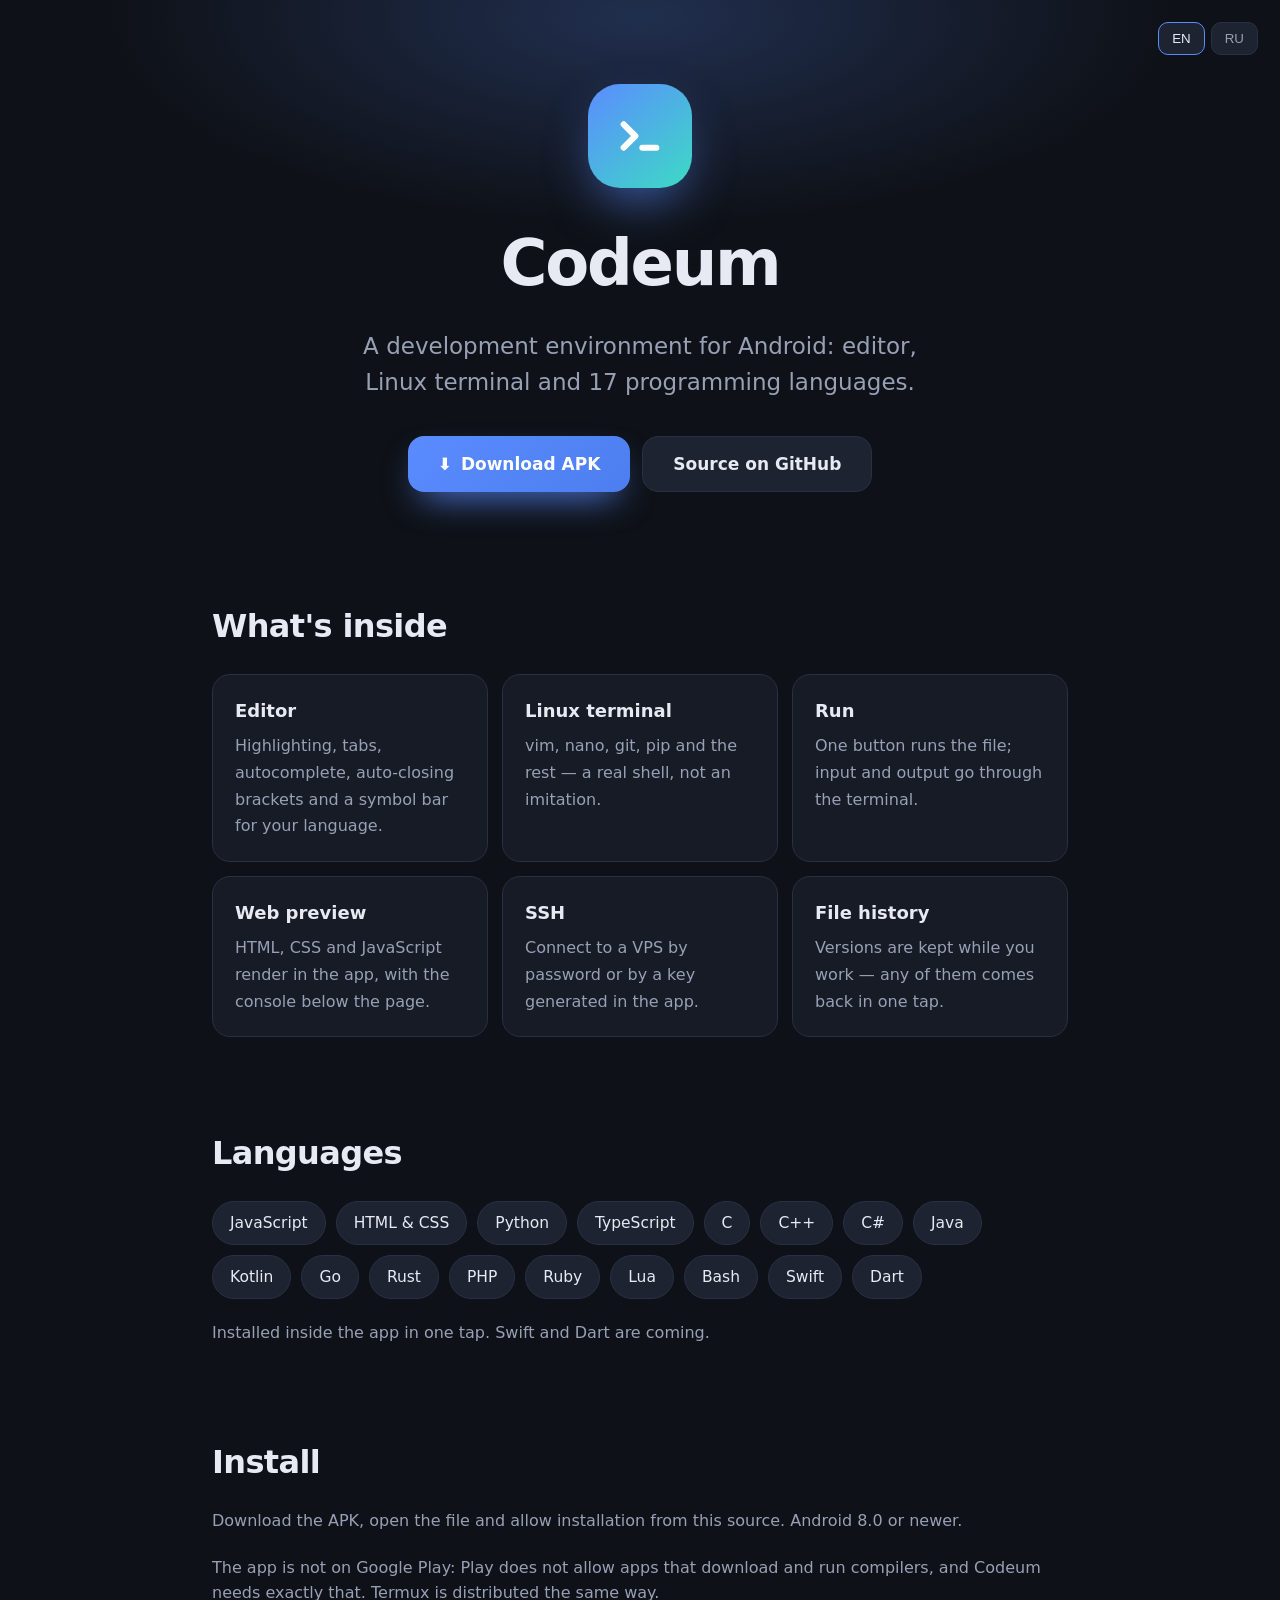
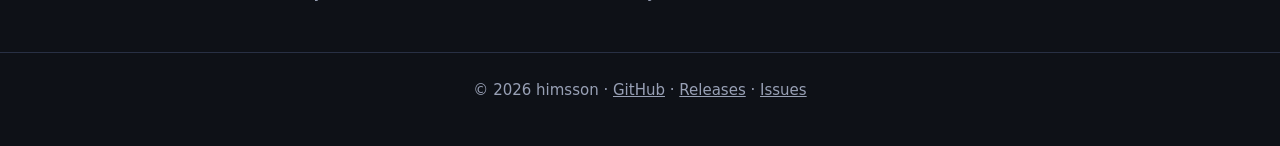
<file: docs/index.html>
<!DOCTYPE html>
<html lang="en">
<head>
<meta charset="UTF-8">
<meta name="viewport" content="width=device-width,initial-scale=1">
<title>Codeum — a development environment for Android</title>
<meta name="description" content="Editor, Linux terminal and 17 programming languages in one Android app.">
<meta property="og:title" content="Codeum — a development environment for Android">
<meta property="og:description" content="Editor, Linux terminal and 17 programming languages in one Android app.">
<meta property="og:type" content="website">
<meta property="og:url" content="https://himsson.github.io/Codeum/">
<meta property="og:image" content="https://himsson.github.io/Codeum/social-preview.png">
<meta name="twitter:card" content="summary_large_image">
<link rel="icon" href="logo.svg" type="image/svg+xml">
<style>
:root{--bg:#0e1117;--panel:#161b25;--card:#1d2330;--line:#283044;
  --text:#e7eaf3;--muted:#98a0b5;--accent:#5b8cff;--accent2:#3ddbc4}
*{box-sizing:border-box;margin:0;padding:0}
body{background:var(--bg);color:var(--text);font:17px/1.55 -apple-system,BlinkMacSystemFont,"Segoe UI",Inter,system-ui,sans-serif;
  -webkit-font-smoothing:antialiased;overflow-x:hidden}
a{color:var(--accent)}
.wrap{max-width:900px;margin:0 auto;padding:0 22px}

.hero{position:relative;text-align:center;padding:84px 0 64px;overflow:hidden}
.hero:before{content:"";position:absolute;inset:-40% 0 auto;height:600px;pointer-events:none;
  background:radial-gradient(60% 50% at 50% 40%,rgba(91,140,255,.24),transparent 70%)}
.logo{position:relative;width:104px;height:104px;margin:0 auto 26px;border-radius:32px;display:grid;place-items:center;
  background:linear-gradient(140deg,var(--accent),var(--accent2));box-shadow:0 22px 55px -18px rgba(91,140,255,.85)}
.logo svg{width:56px;height:56px}
h1{position:relative;font-size:clamp(40px,8vw,64px);font-weight:800;letter-spacing:-.035em}
.tag{position:relative;max-width:620px;margin:16px auto 0;font-size:clamp(18px,3.6vw,23px);color:var(--muted)}
.btns{position:relative;display:flex;flex-wrap:wrap;gap:12px;justify-content:center;margin-top:36px}
.btn{display:inline-flex;align-items:center;gap:9px;height:56px;padding:0 30px;border-radius:16px;
  font-weight:700;font-size:17px;text-decoration:none;transition:transform .15s}
.btn:active{transform:scale(.97)}
.btn.pri{color:#fff;background:linear-gradient(140deg,var(--accent),#4d7ef0);box-shadow:0 16px 36px -14px var(--accent)}
.btn.sec{color:var(--text);background:var(--card);border:1px solid var(--line)}

section{padding:46px 0}
h2{font-size:clamp(25px,4.6vw,32px);font-weight:700;letter-spacing:-.02em;margin-bottom:22px}
.grid{display:grid;gap:14px;grid-template-columns:repeat(auto-fit,minmax(250px,1fr))}
.card{background:var(--panel);border:1px solid var(--line);border-radius:18px;padding:22px}
.card b{display:block;font-size:18px;margin-bottom:7px}
.card span{color:var(--muted);font-size:16px}
.langs{display:flex;flex-wrap:wrap;gap:10px}
.lang{background:var(--card);border:1px solid var(--line);border-radius:999px;padding:9px 17px;font-size:15.5px}
.note{margin-top:22px;color:var(--muted);font-size:16px}
footer{border-top:1px solid var(--line);padding:26px 0 44px;color:var(--muted);font-size:15px;text-align:center}
footer a{color:var(--muted)}
.switch{position:absolute;top:22px;right:22px;display:flex;gap:6px;z-index:2}
.switch button{background:var(--card);border:1px solid var(--line);color:var(--muted);border-radius:10px;
  padding:8px 13px;font:600 14px inherit;cursor:pointer}
.switch button.on{color:var(--text);border-color:var(--accent)}
</style>
</head>
<body>

<div class="switch">
  <button id="btn-en" class="on" onclick="setLang('en')">EN</button>
  <button id="btn-ru" onclick="setLang('ru')">RU</button>
</div>

<div class="hero">
  <div class="wrap">
    <div class="logo"><svg viewBox="0 0 24 24" fill="none" stroke="#fff" stroke-width="2.6" stroke-linecap="round" stroke-linejoin="round"><path d="M5 7l5 5-5 5"/><path d="M13 17h6"/></svg></div>
    <h1>Codeum</h1>
    <p class="tag" data-en="A development environment for Android: editor, Linux terminal and 17 programming languages."
       data-ru="Среда разработки для Android: редактор, терминал Linux и 17 языков программирования."></p>
    <div class="btns">
      <a class="btn pri" href="https://github.com/himsson/Codeum/releases/latest"><span>⬇️</span><span data-en="Download APK" data-ru="Скачать APK"></span></a>
      <a class="btn sec" href="https://github.com/himsson/Codeum"><span data-en="Source on GitHub" data-ru="Исходники на GitHub"></span></a>
    </div>
  </div>
</div>

<section>
  <div class="wrap">
    <h2 data-en="What's inside" data-ru="Что внутри"></h2>
    <div class="grid">
      <div class="card">
        <b data-en="Editor" data-ru="Редактор"></b>
        <span data-en="Highlighting, tabs, autocomplete, auto-closing brackets and a symbol bar for your language."
              data-ru="Подсветка, вкладки, автодополнение, парные скобки и панель символов под твой язык."></span></div>
      <div class="card">
        <b data-en="Linux terminal" data-ru="Терминал Linux"></b>
        <span data-en="vim, nano, git, pip and the rest — a real shell, not an imitation."
              data-ru="vim, nano, git, pip и всё остальное — настоящая оболочка, а не имитация."></span></div>
      <div class="card">
        <b data-en="Run" data-ru="Запуск"></b>
        <span data-en="One button runs the file; input and output go through the terminal."
              data-ru="Одна кнопка запускает файл, ввод и вывод идут через терминал."></span></div>
      <div class="card">
        <b data-en="Web preview" data-ru="Превью сайта"></b>
        <span data-en="HTML, CSS and JavaScript render in the app, with the console below the page."
              data-ru="HTML, CSS и JavaScript отрисовываются в приложении, под страницей — консоль."></span></div>
      <div class="card">
        <b data-en="SSH" data-ru="SSH"></b>
        <span data-en="Connect to a VPS by password or by a key generated in the app."
              data-ru="Подключение к VPS по паролю или по ключу, созданному в приложении."></span></div>
      <div class="card">
        <b data-en="File history" data-ru="История файла"></b>
        <span data-en="Versions are kept while you work — any of them comes back in one tap."
              data-ru="Версии сохраняются по ходу работы — любая возвращается одним нажатием."></span></div>
    </div>
  </div>
</section>

<section>
  <div class="wrap">
    <h2 data-en="Languages" data-ru="Языки"></h2>
    <div class="langs">
      <span class="lang">JavaScript</span><span class="lang">HTML &amp; CSS</span><span class="lang">Python</span>
      <span class="lang">TypeScript</span><span class="lang">C</span><span class="lang">C++</span>
      <span class="lang">C#</span><span class="lang">Java</span><span class="lang">Kotlin</span>
      <span class="lang">Go</span><span class="lang">Rust</span><span class="lang">PHP</span>
      <span class="lang">Ruby</span><span class="lang">Lua</span><span class="lang">Bash</span>
      <span class="lang">Swift</span><span class="lang">Dart</span>
    </div>
    <p class="note" data-en="Installed inside the app in one tap. Swift and Dart are coming."
       data-ru="Ставятся в приложении одной кнопкой. Swift и Dart — скоро."></p>
  </div>
</section>

<section>
  <div class="wrap">
    <h2 data-en="Install" data-ru="Установка"></h2>
    <p class="note" style="margin-top:0"
       data-en="Download the APK, open the file and allow installation from this source. Android 8.0 or newer."
       data-ru="Скачай APK, открой файл и разреши установку из этого источника. Android 8.0 или новее."></p>
    <p class="note"
       data-en="The app is not on Google Play: Play does not allow apps that download and run compilers, and Codeum needs exactly that. Termux is distributed the same way."
       data-ru="Приложения нет в Google Play: там запрещены приложения, которые скачивают и запускают компиляторы, а Codeum именно это и делает. Termux распространяется так же."></p>
  </div>
</section>

<footer>
  <div class="wrap">
    <p>© 2026 himsson · <a href="https://github.com/himsson/Codeum">GitHub</a> ·
      <a href="https://github.com/himsson/Codeum/releases">Releases</a> ·
      <a href="https://github.com/himsson/Codeum/issues">Issues</a></p>
  </div>
</footer>

<script>
function setLang(l){
  document.documentElement.lang = l;
  document.querySelectorAll('[data-en]').forEach(function(e){ e.textContent = e.getAttribute('data-' + l); });
  document.getElementById('btn-en').className = l === 'en' ? 'on' : '';
  document.getElementById('btn-ru').className = l === 'ru' ? 'on' : '';
  try { localStorage.setItem('codeum-site-lang', l); } catch (e) {}
}
var saved;
try { saved = localStorage.getItem('codeum-site-lang'); } catch (e) {}
setLang(saved || ((navigator.language || 'en').slice(0, 2) === 'ru' ? 'ru' : 'en'));
</script>
</body>
</html>
</file>
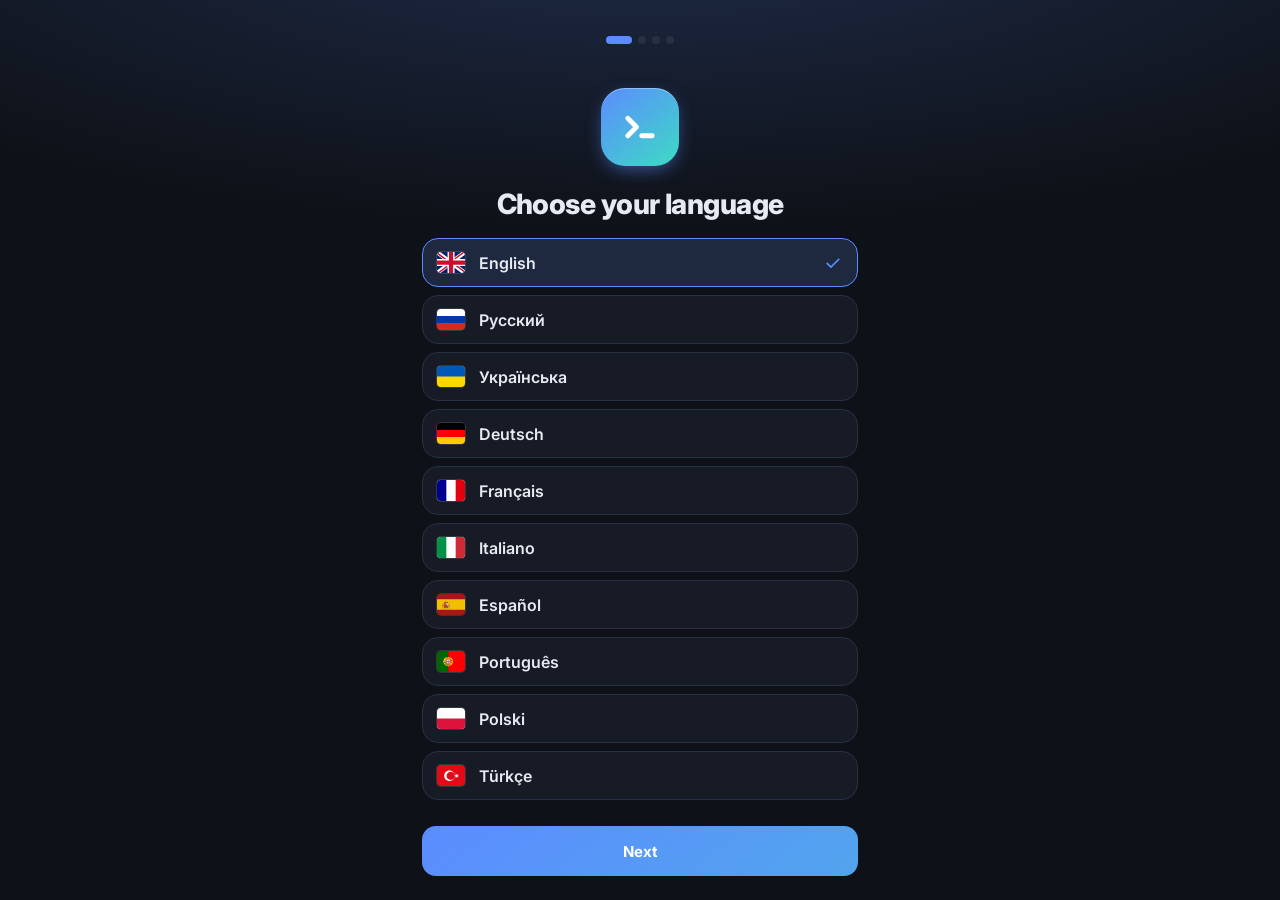
<file: app/src/main/assets/www/index.html>
<!DOCTYPE html>
<html lang="en">
<head>
<meta charset="UTF-8">
<meta name="viewport" content="width=device-width,initial-scale=1,maximum-scale=1,user-scalable=no,viewport-fit=cover,interactive-widget=resizes-content">
<meta name="theme-color" content="#0e1117">
<meta name="apple-mobile-web-app-capable" content="yes">
<title>Codeum</title>
<link rel="preconnect" href="https://fonts.googleapis.com">
<link href="https://fonts.googleapis.com/css2?family=Inter:wght@400;500;600;700;800&family=JetBrains+Mono:wght@400;500;700&display=swap" rel="stylesheet">
<link rel="stylesheet" href="vendor/xterm.css">
<link rel="stylesheet" href="app.css">
</head>
<body>
<div class="app" id="app">
  <header>
    <button class="icon-btn back" id="backBtn" data-act="back" data-ta="nav.back" data-i="back" hidden></button>
    <div class="logo" id="hLogo"><svg viewBox="0 0 24 24" fill="none" stroke="#fff" stroke-width="2.8" stroke-linecap="round" stroke-linejoin="round"><path d="M5 7l5 5-5 5"/><path d="M13 17h6"/></svg></div>
    <div class="htitle"><div class="trow"><b id="hTitle">Codeum</b>
      <span class="updbox" id="updBox" hidden><button class="upd" data-act="update" id="updBtn"></button><button class="upd-more" data-act="upd-notes" id="updMore" data-ta="upd.whatsNew"></button></span></div>
      <small id="hSub"></small></div>
    <button class="run" id="runBtn" data-act="run" hidden></button>
    <button class="icon-btn" data-act="settings" data-ta="settings.title" data-i="gear"></button>
  </header>
  <div class="upd-panel" id="updPanel" hidden></div>
  <main id="main">
    <section class="view on" id="v-home"></section>
    <section class="view" id="v-projects"></section>
    <section class="view" id="v-editor">
      <div class="ed-bar">
        <button class="icon-btn" data-act="drawer" data-ta="ed.files" data-i="sidebar"></button>
        <div class="tabs" id="tabs"></div>
        <button class="icon-btn ai" data-act="ai" data-ta="ai.title" data-i="spark"></button>
        <button class="icon-btn" data-act="undo" data-ta="ed.undo" data-i="undo"></button>
        <button class="icon-btn" data-act="find" data-ta="ed.find" data-i="search"></button>
      </div>
      <div class="findbar" id="findbar" hidden>
        <div class="fline"><input id="fq" data-tp="ed.findPh" autocapitalize="off"><button class="icon-btn" data-act="find-next" data-i="down"></button><button class="icon-btn" data-act="find" data-i="x"></button></div>
        <div class="fline"><input id="frp" data-tp="ed.replacePh" autocapitalize="off"><button class="btn sec" data-act="rep-one" data-t="ed.replace"></button><button class="btn sec" data-act="rep-all" data-t="ed.replaceAll"></button></div>
      </div>
      <div class="editor" id="editor"><div class="gutter"><div id="gl">1</div></div>
        <div class="code"><pre id="hl"></pre><textarea id="ta" wrap="off" spellcheck="false" autocapitalize="off" autocomplete="off" autocorrect="off"></textarea></div>
        <div class="ed-empty" id="edEmpty" hidden></div>
      </div>
      <div class="status"><span id="stSave"></span><span id="stLang"></span><span id="stPos">Ln 1, Col 1</span><span id="stTab"></span><span>UTF-8</span></div>
      <div class="acbar" id="acBar"></div>
      <div class="keys" id="keys"></div>
      <div class="drawer-bg" data-act="drawer"></div>
      <div class="drawer" id="drawer"></div>
    </section>
    <section class="view" id="v-term">
      <div class="term-wrap">
        <div class="term-head" id="termHead"></div>
        <div class="xterm-box" id="xterm" hidden></div>
        <div class="term" id="term"></div>
        <div class="term-in" id="termIn"><span id="tprompt">$</span><input id="tin" autocapitalize="off" autocorrect="off" autocomplete="off" spellcheck="false" enterkeyhint="send"></div>
      </div>
      <div class="keys" id="tkeys"></div>
    </section>
    <section class="view" id="v-store"></section>
  </main>
  <nav id="nav"></nav>
</div>
<div class="webv" id="webv" hidden>
  <div class="webv-bar"><span class="dot"></span><b id="webvT"></b>
    <button class="icon-btn" data-act="web-reload" data-ta="web.reload" data-i="refresh"></button>
    <button class="icon-btn" data-act="web-close" data-ta="common.close" data-i="x"></button></div>
  <iframe id="webvF" sandbox="allow-scripts allow-forms allow-modals allow-popups"></iframe>
  <div class="webv-log" id="webvLog" hidden></div>
</div>
<div class="splash" id="splash">
  <div class="logo sp-logo"><svg viewBox="0 0 24 24" fill="none" stroke="#fff" stroke-width="2.8" stroke-linecap="round" stroke-linejoin="round"><path d="M5 7l5 5-5 5"/><path d="M13 17h6"/></svg></div>
  <div class="sp-name">Codeum</div>
  <div class="sp-bar"><i id="spFill"></i></div>
</div>
<div class="coach" id="coach" hidden></div>
<div class="sheet" id="sheet"><div class="sheet-bg" data-act="close-sheet"></div><div class="sheet-card" id="sheetCard"><div class="grab"></div><div id="sheetBody"></div></div></div>
<div class="onb" id="onb" hidden></div>
<div class="toast" id="toast"></div>
<input type="file" id="fileIn" multiple hidden>
<input type="file" id="dirIn" webkitdirectory multiple hidden>

<script src="vendor/xterm.js"></script>
<script src="vendor/addon-fit.js"></script>
<script src="i18n/en.js"></script>
<script src="i18n/ru.js"></script>
<script src="i18n/uk.js"></script>
<script src="i18n/de.js"></script>
<script src="i18n/fr.js"></script>
<script src="i18n/it.js"></script>
<script src="i18n/es.js"></script>
<script src="i18n/pt.js"></script>
<script src="i18n/pl.js"></script>
<script src="i18n/tr.js"></script>
<script src="app.js"></script>
</body>
</html>
</file>
<file: app/src/main/assets/www/vendor/xterm.css>
/**
 * Copyright (c) 2014 The xterm.js authors. All rights reserved.
 * Copyright (c) 2012-2013, Christopher Jeffrey (MIT License)
 * https://github.com/chjj/term.js
 * @license MIT
 *
 * Permission is hereby granted, free of charge, to any person obtaining a copy
 * of this software and associated documentation files (the "Software"), to deal
 * in the Software without restriction, including without limitation the rights
 * to use, copy, modify, merge, publish, distribute, sublicense, and/or sell
 * copies of the Software, and to permit persons to whom the Software is
 * furnished to do so, subject to the following conditions:
 *
 * The above copyright notice and this permission notice shall be included in
 * all copies or substantial portions of the Software.
 *
 * THE SOFTWARE IS PROVIDED "AS IS", WITHOUT WARRANTY OF ANY KIND, EXPRESS OR
 * IMPLIED, INCLUDING BUT NOT LIMITED TO THE WARRANTIES OF MERCHANTABILITY,
 * FITNESS FOR A PARTICULAR PURPOSE AND NONINFRINGEMENT. IN NO EVENT SHALL THE
 * AUTHORS OR COPYRIGHT HOLDERS BE LIABLE FOR ANY CLAIM, DAMAGES OR OTHER
 * LIABILITY, WHETHER IN AN ACTION OF CONTRACT, TORT OR OTHERWISE, ARISING FROM,
 * OUT OF OR IN CONNECTION WITH THE SOFTWARE OR THE USE OR OTHER DEALINGS IN
 * THE SOFTWARE.
 *
 * Originally forked from (with the author's permission):
 *   Fabrice Bellard's javascript vt100 for jslinux:
 *   http://bellard.org/jslinux/
 *   Copyright (c) 2011 Fabrice Bellard
 *   The original design remains. The terminal itself
 *   has been extended to include xterm CSI codes, among
 *   other features.
 */

/**
 *  Default styles for xterm.js
 */

.xterm {
    cursor: text;
    position: relative;
    user-select: none;
    -ms-user-select: none;
    -webkit-user-select: none;
}

.xterm.focus,
.xterm:focus {
    outline: none;
}

.xterm .xterm-helpers {
    position: absolute;
    top: 0;
    /**
     * The z-index of the helpers must be higher than the canvases in order for
     * IMEs to appear on top.
     */
    z-index: 5;
}

.xterm .xterm-helper-textarea {
    padding: 0;
    border: 0;
    margin: 0;
    /* Move textarea out of the screen to the far left, so that the cursor is not visible */
    position: absolute;
    opacity: 0;
    left: -9999em;
    top: 0;
    width: 0;
    height: 0;
    z-index: -5;
    /** Prevent wrapping so the IME appears against the textarea at the correct position */
    white-space: nowrap;
    overflow: hidden;
    resize: none;
}

.xterm .composition-view {
    /* TODO: Composition position got messed up somewhere */
    background: #000;
    color: #FFF;
    display: none;
    position: absolute;
    white-space: nowrap;
    z-index: 1;
}

.xterm .composition-view.active {
    display: block;
}

.xterm .xterm-viewport {
    /* On OS X this is required in order for the scroll bar to appear fully opaque */
    background-color: #000;
    overflow-y: scroll;
    cursor: default;
    position: absolute;
    right: 0;
    left: 0;
    top: 0;
    bottom: 0;
}

.xterm .xterm-screen {
    position: relative;
}

.xterm .xterm-screen canvas {
    position: absolute;
    left: 0;
    top: 0;
}

.xterm .xterm-scroll-area {
    visibility: hidden;
}

.xterm-char-measure-element {
    display: inline-block;
    visibility: hidden;
    position: absolute;
    top: 0;
    left: -9999em;
    line-height: normal;
}

.xterm.enable-mouse-events {
    /* When mouse events are enabled (eg. tmux), revert to the standard pointer cursor */
    cursor: default;
}

.xterm.xterm-cursor-pointer,
.xterm .xterm-cursor-pointer {
    cursor: pointer;
}

.xterm.column-select.focus {
    /* Column selection mode */
    cursor: crosshair;
}

.xterm .xterm-accessibility:not(.debug),
.xterm .xterm-message {
    position: absolute;
    left: 0;
    top: 0;
    bottom: 0;
    right: 0;
    z-index: 10;
    color: transparent;
    pointer-events: none;
}

.xterm .xterm-accessibility-tree:not(.debug) *::selection {
  color: transparent;
}

.xterm .xterm-accessibility-tree {
  user-select: text;
  white-space: pre;
}

.xterm .live-region {
    position: absolute;
    left: -9999px;
    width: 1px;
    height: 1px;
    overflow: hidden;
}

.xterm-dim {
    /* Dim should not apply to background, so the opacity of the foreground color is applied
     * explicitly in the generated class and reset to 1 here */
    opacity: 1 !important;
}

.xterm-underline-1 { text-decoration: underline; }
.xterm-underline-2 { text-decoration: double underline; }
.xterm-underline-3 { text-decoration: wavy underline; }
.xterm-underline-4 { text-decoration: dotted underline; }
.xterm-underline-5 { text-decoration: dashed underline; }

.xterm-overline {
    text-decoration: overline;
}

.xterm-overline.xterm-underline-1 { text-decoration: overline underline; }
.xterm-overline.xterm-underline-2 { text-decoration: overline double underline; }
.xterm-overline.xterm-underline-3 { text-decoration: overline wavy underline; }
.xterm-overline.xterm-underline-4 { text-decoration: overline dotted underline; }
.xterm-overline.xterm-underline-5 { text-decoration: overline dashed underline; }

.xterm-strikethrough {
    text-decoration: line-through;
}

.xterm-screen .xterm-decoration-container .xterm-decoration {
	z-index: 6;
	position: absolute;
}

.xterm-screen .xterm-decoration-container .xterm-decoration.xterm-decoration-top-layer {
	z-index: 7;
}

.xterm-decoration-overview-ruler {
    z-index: 8;
    position: absolute;
    top: 0;
    right: 0;
    pointer-events: none;
}

.xterm-decoration-top {
    z-index: 2;
    position: relative;
}
</file>
<file: app/src/main/assets/www/app.css>
:root{--bg:#0e1117;--panel:#161b25;--card:#1d2330;--line:#283044;--text:#e7eaf3;--muted:#8b93a8;--accent:#5b8cff;--accent2:#3ddbc4;--kw:#c792ea;--str:#b5e08d;--num:#ff9e64;--com:#5c6680;--fn:#7aa2f7;--ty:#ffcb6b;--term:#080a0f;--onacc:#fff;--fs:13px;--vh:100%}
*{box-sizing:border-box;margin:0;padding:0;-webkit-tap-highlight-color:transparent}
[hidden]{display:none!important}
/* тонкие, почти незаметные полосы прокрутки */
::-webkit-scrollbar{width:4px;height:4px;background:transparent}
::-webkit-scrollbar-track,::-webkit-scrollbar-corner{background:transparent}
::-webkit-scrollbar-button{display:none;width:0;height:0}
::-webkit-scrollbar-thumb{background:color-mix(in srgb,var(--muted) 22%,transparent);border-radius:9px}
::-webkit-scrollbar-thumb:hover,::-webkit-scrollbar-thumb:active{background:color-mix(in srgb,var(--muted) 45%,transparent)}
@supports not selector(::-webkit-scrollbar){*{scrollbar-width:thin;scrollbar-color:color-mix(in srgb,var(--muted) 22%,transparent) transparent}}
/* превью рабочего стола телефона */
.homescreen{position:relative;border-radius:28px;padding:34px 14px 16px;overflow:hidden;border:1px solid var(--line);
  background:radial-gradient(90% 60% at 20% 0%,color-mix(in srgb,var(--accent) 45%,transparent),transparent 70%),radial-gradient(80% 60% at 100% 100%,color-mix(in srgb,var(--accent2) 35%,transparent),transparent 70%),#0a0c12}
.hs-status{position:absolute;top:10px;left:18px;right:18px;display:flex;justify-content:space-between;font:600 11px Inter;color:#fff;opacity:.85}
.hs-clock{text-align:center;color:#fff;font-size:40px;font-weight:300;letter-spacing:-.02em;margin:6px 0 2px}
.hs-date{text-align:center;color:rgba(255,255,255,.75);font-size:12px;margin-bottom:16px}
.hs-row{display:grid;grid-template-columns:repeat(4,1fr);gap:10px;margin-top:14px}
.hs-app{display:flex;flex-direction:column;align-items:center;gap:5px;font-size:10px;color:rgba(255,255,255,.85)}
.hs-app i{width:46px;height:46px;border-radius:14px;background:rgba(255,255,255,.14);display:block}
.hs-app .logo{width:46px;height:46px;border-radius:14px}
.hs-app .logo svg{width:24px;height:24px}
.homescreen .widget{box-shadow:0 20px 40px -18px rgba(0,0,0,.7)}
.hs-pair{display:flex;gap:10px;align-items:stretch}
.hs-pair .wsmall{width:auto;flex:1}
pre,code,textarea,.tab,.term,.w-code,.code pre,.code textarea{font-variant-ligatures:none!important;font-feature-settings:"liga" 0,"calt" 0!important}
html,body{height:100%;background:var(--bg);color:var(--text);font-family:Inter,system-ui,sans-serif;overflow:hidden;-webkit-font-smoothing:antialiased}
button{font:inherit;color:inherit;cursor:pointer;border:0;background:none}
button:disabled{opacity:.45;cursor:default}
input,textarea,select{font:inherit;color:inherit}
a{color:var(--accent)}
.i{width:20px;height:20px;flex:0 0 auto}
.app{height:var(--vh);display:flex;flex-direction:column;max-width:480px;margin:0 auto;position:relative;overflow:hidden;
  background:radial-gradient(120% 50% at 50% -12%,color-mix(in srgb,var(--accent) 16%,transparent),transparent 62%),var(--bg)}
@media(min-width:560px){.app{border-left:1px solid var(--line);border-right:1px solid var(--line)}}

/* header */
header{display:flex;align-items:center;gap:10px;padding:12px 16px 10px;padding-top:max(12px,env(safe-area-inset-top))}
.logo{width:36px;height:36px;border-radius:11px;background:linear-gradient(140deg,var(--accent),var(--accent2));display:grid;place-items:center;flex:0 0 auto;
  box-shadow:0 6px 18px -4px color-mix(in srgb,var(--accent) 60%,transparent),inset 0 1px 0 rgba(255,255,255,.35)}
.logo svg{width:20px;height:20px}
.logo.xs{width:22px;height:22px;border-radius:7px;box-shadow:none}.logo.xs svg{width:13px;height:13px}
.htitle{flex:1;min-width:0}
.htitle b{display:block;font-size:17px;font-weight:700;letter-spacing:-.01em;white-space:nowrap;overflow:hidden;text-overflow:ellipsis}
.htitle small{display:block;font-size:11.5px;color:var(--muted);white-space:nowrap;overflow:hidden;text-overflow:ellipsis}
.htitle small:empty{display:none}
.icon-btn{width:38px;height:38px;border-radius:12px;display:grid;place-items:center;background:var(--card);border:1px solid var(--line);color:var(--text);flex:0 0 auto}
.icon-btn:active{transform:scale(.94)}
.run{height:38px;border-radius:12px;padding:0 14px 0 12px;display:flex;align-items:center;gap:6px;font-weight:700;font-size:14px;color:var(--onacc);
  background:linear-gradient(140deg,var(--accent),color-mix(in srgb,var(--accent) 70%,var(--accent2)));box-shadow:0 6px 16px -6px var(--accent)}
.run .i{width:16px;height:16px}
.run:active{transform:scale(.96)}

main{flex:1;position:relative;overflow:hidden}
.view{position:absolute;inset:0;display:none;flex-direction:column;overflow-y:auto;overflow-x:hidden;animation:fade .22s ease}
.view.on{display:flex}
@keyframes fade{from{opacity:0;transform:translateY(6px)}to{opacity:1;transform:none}}
.pad{padding:4px 16px 24px}
.muted{color:var(--muted)}
.grow{flex:1;min-width:0}

/* home */
.hello{margin:6px 0 16px}.hello .muted{font-size:13px}.hello h2{font-size:26px;font-weight:800;letter-spacing:-.02em;margin-top:2px}
.hero{position:relative;border-radius:22px;padding:16px;overflow:hidden;cursor:pointer;margin-top:4px;
  background:linear-gradient(135deg,color-mix(in srgb,var(--accent) 26%,var(--panel)),color-mix(in srgb,var(--accent2) 16%,var(--panel)));border:1px solid color-mix(in srgb,var(--accent) 35%,var(--line))}
.hero:after{content:"";position:absolute;right:-40px;top:-40px;width:150px;height:150px;border-radius:50%;background:radial-gradient(color-mix(in srgb,var(--accent2) 35%,transparent),transparent 70%)}
.hero-top{display:flex;align-items:center;gap:14px;position:relative;z-index:1}
.hero-k{font-size:11px;text-transform:uppercase;letter-spacing:.1em;color:var(--muted);font-weight:600}
.hero-t{font-size:19px;font-weight:700;margin:2px 0}
.hero-s{font-size:12.5px;color:var(--muted);font-family:'JetBrains Mono'}
.hero-go{width:44px;height:44px;border-radius:50%;background:var(--accent);color:var(--onacc);display:grid;place-items:center;box-shadow:0 8px 20px -6px var(--accent)}
.quick{display:grid;grid-template-columns:repeat(4,1fr);gap:10px;margin:16px 0 4px}
.qa{display:flex;flex-direction:column;align-items:center;gap:7px;font-size:11.5px;font-weight:500;color:var(--muted)}
.qa span{width:100%;aspect-ratio:1;max-width:64px;border-radius:18px;display:grid;place-items:center;background:var(--panel);border:1px solid var(--line);color:var(--c)}
.qa span .i{width:24px;height:24px}
.qa:active span{transform:scale(.94)}
.sect-row{display:flex;align-items:center;justify-content:space-between;margin:22px 0 10px}
.sect{font-size:12px;text-transform:uppercase;letter-spacing:.09em;color:var(--muted);font-weight:600}
.link{color:var(--accent);font-size:13px;font-weight:600}
.hscroll{display:flex;gap:10px;overflow-x:auto;margin:0 -16px;padding:0 16px 4px;scrollbar-width:none}
.hscroll::-webkit-scrollbar,.tabs::-webkit-scrollbar,.keys::-webkit-scrollbar,.chips::-webkit-scrollbar{display:none}
.pcard{flex:0 0 150px;background:var(--panel);border:1px solid var(--line);border-radius:18px;padding:14px;text-align:left}
.pcard .nm{font-weight:600;font-size:14px;margin-top:12px;white-space:nowrap;overflow:hidden;text-overflow:ellipsis}
.pcard .sub{font-size:11.5px;color:var(--muted);margin-top:3px;white-space:nowrap;overflow:hidden;text-overflow:ellipsis}
.chips{display:flex;gap:8px;overflow-x:auto;scrollbar-width:none;flex-wrap:nowrap}
.chips.wrap{flex-wrap:wrap}
.chip{display:flex;align-items:center;gap:8px;padding:6px 12px 6px 6px;border-radius:999px;background:var(--panel);border:1px solid var(--line);font-size:13px;font-weight:500;white-space:nowrap}
.chip.add{padding:6px 12px;color:var(--accent);border-style:dashed}
.fchip{padding:7px 14px;border-radius:999px;background:var(--panel);border:1px solid var(--line);font-size:13px;font-weight:500;white-space:nowrap;color:var(--muted)}
.fchip.mono{font-family:'JetBrains Mono';font-size:12.5px}
.fchip.on{background:var(--accent);border-color:var(--accent);color:var(--onacc)}

.tile{width:38px;height:38px;border-radius:11px;display:grid;place-items:center;flex:0 0 auto;font:700 12px 'JetBrains Mono';letter-spacing:-.03em;
  background:linear-gradient(145deg,var(--c),color-mix(in srgb,var(--c) 62%,#000));color:var(--fg);box-shadow:inset 0 1px 0 rgba(255,255,255,.25)}
.tile .i{width:18px;height:18px}
.tile.sm{width:24px;height:24px;border-radius:7px;font-size:9px}.tile.sm .i{width:13px;height:13px}
.tile.lg{width:50px;height:50px;border-radius:15px;font-size:15px}

.item{display:flex;align-items:center;gap:12px;background:var(--panel);border:1px solid var(--line);border-radius:16px;padding:12px;margin-bottom:8px;width:100%;text-align:left}
.item .nm{font-weight:600;font-size:15px;white-space:nowrap;overflow:hidden;text-overflow:ellipsis}
.item .sub{font-size:12px;color:var(--muted);margin-top:2px;white-space:nowrap;overflow:hidden;text-overflow:ellipsis}
.item .ghost{width:34px;height:34px;border-radius:10px;display:grid;place-items:center;color:var(--muted);flex:0 0 auto}
.item .ghost .i{width:18px;height:18px}
.empty{padding:22px;text-align:center;border:1.5px dashed var(--line);border-radius:16px;color:var(--muted);font-size:13.5px;line-height:1.45}
.search{display:flex;align-items:center;gap:10px;background:var(--panel);border:1px solid var(--line);border-radius:14px;padding:0 12px;height:44px;margin-bottom:12px}
.search input{flex:1;background:none;border:0;outline:0;font-size:15px;min-width:0}
.search .i{color:var(--muted);width:18px}
.fab{position:absolute;right:18px;bottom:18px;width:56px;height:56px;border-radius:18px;display:grid;place-items:center;color:var(--onacc);
  background:linear-gradient(140deg,var(--accent),var(--accent2));box-shadow:0 12px 26px -8px var(--accent);z-index:3}
.fab .i{width:26px;height:26px}
.actions3{display:grid;grid-template-columns:repeat(3,1fr);gap:8px;margin-bottom:14px}
.act{display:flex;flex-direction:column;align-items:center;gap:6px;padding:12px 6px;border-radius:14px;background:var(--panel);border:1px solid var(--line);font-size:12px;font-weight:600}
.act .i{color:var(--accent)}

/* widget */
.widget{position:relative;overflow:hidden;border-radius:24px;padding:14px 15px 15px;border:1px solid color-mix(in srgb,var(--accent) 30%,var(--line));
  background:linear-gradient(160deg,color-mix(in srgb,var(--accent) 20%,var(--panel)),var(--panel) 58%,color-mix(in srgb,var(--accent2) 10%,var(--panel)));box-shadow:0 18px 40px -22px var(--accent)}
.widget:before{content:"";position:absolute;right:-50px;bottom:-60px;width:170px;height:170px;border-radius:50%;background:radial-gradient(color-mix(in srgb,var(--accent2) 22%,transparent),transparent 70%)}
.w-top{display:flex;align-items:center;gap:8px;position:relative}
.w-k{font-size:10.5px;font-weight:700;letter-spacing:.12em;text-transform:uppercase;color:var(--muted);flex:1}
.w-lang{display:flex;align-items:center;gap:6px;font:600 11px 'JetBrains Mono';color:var(--muted)}
.w-t{font-size:16px;font-weight:700;margin:10px 0 8px;position:relative}
.w-code{position:relative;background:color-mix(in srgb,var(--term) 70%,transparent);border:1px solid color-mix(in srgb,var(--line) 70%,transparent);border-radius:12px;padding:10px 12px;font:11.5px/1.55 'JetBrains Mono';white-space:pre;overflow:hidden;color:#d8dee9}
.w-x{position:relative;font-size:12.5px;line-height:1.45;color:var(--muted);margin-top:9px;display:-webkit-box;-webkit-line-clamp:3;-webkit-box-orient:vertical;overflow:hidden}
.w-foot{display:flex;justify-content:space-between;margin-top:8px;font:500 10.5px 'JetBrains Mono';color:var(--muted);position:relative}
.wsmall{width:160px;aspect-ratio:1;display:flex;flex-direction:column;padding:13px}
.wsmall .w-t{font-size:14px;margin:auto 0 4px}
.wprev{display:flex;gap:12px;align-items:flex-end}
.wlabel{font-size:11px;color:var(--muted);text-align:center;margin-top:6px}

/* store */
.banner{border-radius:20px;padding:16px 18px;margin-bottom:14px;background:linear-gradient(120deg,color-mix(in srgb,var(--accent2) 22%,var(--panel)),color-mix(in srgb,var(--accent) 22%,var(--panel)));border:1px solid var(--line);display:flex;gap:14px;align-items:center}
.banner b{font-size:24px;font-weight:800;letter-spacing:-.02em;flex:1}
.stack{display:flex}.stack .tile{width:32px;height:32px;border-radius:10px;font-size:9px;margin-left:-8px;border:2px solid var(--panel)}
.lang .desc{font-size:12px;color:var(--muted);margin-top:3px;white-space:normal;line-height:1.35}
.lang .meta{display:flex;gap:6px;margin-top:6px}
.tag{font:500 10.5px 'JetBrains Mono';padding:2px 7px;border-radius:6px;background:var(--card);color:var(--muted)}
.btn{height:34px;padding:0 13px;border-radius:10px;font-weight:600;font-size:13px;display:flex;align-items:center;gap:6px;white-space:nowrap;flex:0 0 auto}
.btn.pri{background:var(--accent);color:var(--onacc)}
.btn.sec{background:var(--card);border:1px solid var(--line)}
.btn.ok{background:color-mix(in srgb,var(--accent2) 18%,transparent);color:var(--accent2)}
.btn.apk{background:transparent;border:1px solid var(--line);color:var(--muted)}
.btn .i{width:15px;height:15px}
.spin{width:15px;height:15px;border-radius:50%;border:2px solid currentColor;border-right-color:transparent;animation:rot .7s linear infinite;flex:0 0 auto}
@keyframes rot{to{transform:rotate(360deg)}}

/* editor */
.ed-bar{display:flex;align-items:center;gap:6px;padding:0 12px 8px}
.tabs{flex:1;display:flex;gap:6px;overflow-x:auto;scrollbar-width:none}
.tab{display:flex;align-items:center;gap:6px;background:var(--panel);border:1px solid var(--line);border-radius:10px;padding:0 10px;height:34px;font:500 12px 'JetBrains Mono';white-space:nowrap;color:var(--muted)}
.tab i{width:7px;height:7px;border-radius:50%;background:var(--c)}
.tab.on{color:var(--text);border-color:color-mix(in srgb,var(--accent) 60%,var(--line));background:color-mix(in srgb,var(--accent) 12%,var(--panel));padding-right:4px}
.tab .tx{display:none;width:20px;height:20px;border-radius:6px;place-items:center;color:var(--muted)}
.tab.on .tx{display:grid}.tab .tx .i{width:13px;height:13px}
.ed-bar .icon-btn{width:34px;height:34px;border-radius:10px}
.ed-bar .icon-btn .i{width:17px;height:17px}
.ed-bar .ai{color:var(--accent);border-color:color-mix(in srgb,var(--accent) 45%,var(--line));background:color-mix(in srgb,var(--accent) 12%,var(--card))}
.findbar{display:flex;flex-direction:column;gap:6px;padding:0 12px 8px}
.findbar .fline{display:flex;gap:6px;align-items:center}
.findbar .btn{height:36px;padding:0 12px;font-size:13px}
.findbar input{flex:1;height:36px;border-radius:10px;border:1px solid var(--line);background:var(--panel);padding:0 12px;outline:0;font-family:'JetBrains Mono';font-size:13px}
.editor{flex:1;min-height:120px;display:flex;margin:0 12px;border-radius:16px;background:var(--panel);border:1px solid var(--line);overflow:hidden;position:relative}
.gutter{overflow:hidden;background:color-mix(in srgb,var(--card) 60%,var(--panel));border-right:1px solid var(--line);flex:0 0 auto}
.gutter div{padding:12px 8px 12px 10px;text-align:right;color:var(--com);font:var(--fs)/1.65 'JetBrains Mono';white-space:pre;user-select:none;min-width:36px}
.nolines .gutter{display:none}
.code{flex:1;position:relative;overflow:hidden}
.code pre,.code textarea{padding:12px 14px 40vh;font:var(--fs)/1.65 'JetBrains Mono';white-space:pre;tab-size:4;letter-spacing:0;word-spacing:0;font-variant-ligatures:none}
.code pre{position:absolute;top:0;left:0;min-width:100%;pointer-events:none;color:var(--text);will-change:transform}
.code textarea{position:absolute;inset:0;width:100%;height:100%;background:transparent;color:transparent;caret-color:var(--accent);border:0;outline:0;resize:none;overflow:auto;-webkit-text-fill-color:transparent}
.code textarea::selection{background:color-mix(in srgb,var(--accent) 35%,transparent);-webkit-text-fill-color:transparent}
.ed-empty{position:absolute;inset:0;display:grid;place-items:center;text-align:center;color:var(--muted);font-size:14px;padding:30px;background:var(--panel);z-index:2}
.kw{color:var(--kw)}.str{color:var(--str)}.num{color:var(--num)}.com{color:var(--com);font-style:italic}.fn{color:var(--fn)}.ty{color:var(--ty)}
.status{display:flex;gap:12px;align-items:center;padding:7px 16px;font:500 11px 'JetBrains Mono';color:var(--muted);white-space:nowrap;overflow:hidden}
.status .dot{width:7px;height:7px;border-radius:50%;background:var(--accent2);display:inline-block;margin-right:5px}
.keys{display:flex;gap:6px;touch-action:pan-x;padding:6px 10px 8px;overflow-x:auto;scrollbar-width:none;background:color-mix(in srgb,var(--panel) 70%,transparent);border-top:1px solid var(--line)}
.keys button{flex:0 0 auto;min-width:40px;height:40px;padding:0 10px;border-radius:10px;background:var(--card);border:1px solid var(--line);font:600 15px 'JetBrains Mono';color:var(--text);box-shadow:0 2px 0 var(--line)}
.keys button.acc{color:var(--accent)}
.keys button:active{transform:translateY(2px);box-shadow:none;background:var(--line)}
.nokeys #v-editor .keys{display:none}
.drawer-bg{position:absolute;inset:0;background:rgba(0,0,0,.45);opacity:0;pointer-events:none;transition:.2s;z-index:5}
.drawer{position:absolute;left:0;top:0;bottom:0;width:84%;max-width:340px;background:var(--panel);border-right:1px solid var(--line);z-index:6;transform:translateX(-102%);transition:transform .25s cubic-bezier(.2,.8,.2,1);display:flex;flex-direction:column;padding:16px 10px 16px 12px}
.drawer-on .drawer{transform:none}.drawer-on .drawer-bg{opacity:1;pointer-events:auto}
.drawer h3{font-size:17px;margin-bottom:2px}
.dtools{display:flex;gap:6px;margin:0 0 10px}
.dtools button{flex:1;height:36px;border-radius:10px;background:var(--card);border:1px solid var(--line);display:flex;align-items:center;justify-content:center;gap:6px;font-size:12px;font-weight:600}
.dtools .i{width:16px;height:16px;color:var(--accent)}
.ftree{flex:1;overflow-y:auto;margin:0 -4px}
.frow{display:flex;align-items:center;gap:8px;padding:8px;border-radius:10px;font:500 13px 'JetBrains Mono';width:100%;text-align:left}
.frow.on{background:color-mix(in srgb,var(--accent) 14%,transparent);color:var(--accent)}
.frow .grow{overflow:hidden;text-overflow:ellipsis;white-space:nowrap}
.frow .x{color:var(--muted);padding:3px;display:grid;place-items:center}
.frow .x .i{width:15px;height:15px}
.frow .car{width:14px;height:14px;color:var(--muted);transition:.15s}
.frow .car.open{transform:rotate(90deg)}
.frow .fold{color:#f5a524}
.gh-pill{display:flex;align-items:center;gap:8px;padding:10px;border-radius:12px;background:var(--card);font-size:12.5px;margin-top:8px}

/* terminal */
.term-wrap{flex:1;display:flex;flex-direction:column;margin:0 12px 10px;border-radius:16px;overflow:hidden;background:var(--term);border:1px solid var(--line);min-height:0}
.term-head{display:flex;align-items:center;gap:10px;padding:10px 12px;border-bottom:1px solid rgba(255,255,255,.06)}
.dots{display:flex;gap:6px}.dots i{width:10px;height:10px;border-radius:50%}
.term-head .t{flex:1;text-align:center;font:500 11.5px 'JetBrains Mono';color:#7f8aa3}
.term-head button{font:500 11.5px 'JetBrains Mono';color:#7f8aa3}
.term{flex:1;overflow:auto;padding:12px;font:12.5px/1.6 'JetBrains Mono';color:#d8dee9;white-space:pre-wrap;word-break:break-word}
.term>div{min-height:1.6em}
.term .p{color:var(--accent2)}.term .e{color:#ff6b81}.term .d{color:#7f8aa3}.term .w{color:#ffd166}.term .a{color:var(--accent)}
.term-in{display:flex;align-items:center;gap:8px;padding:10px 12px;border-top:1px solid rgba(255,255,255,.06);font:13px 'JetBrains Mono'}
.term-in span{color:var(--accent2);white-space:nowrap}
.term-in input{flex:1;background:none;border:0;outline:0;color:#e9edf5;font:13px 'JetBrains Mono';min-width:0}

/* nav */
nav{display:flex;padding:6px 8px;padding-bottom:max(8px,env(safe-area-inset-bottom));background:color-mix(in srgb,var(--panel) 88%,transparent);backdrop-filter:blur(16px);-webkit-backdrop-filter:blur(16px);border-top:1px solid var(--line)}
nav button{flex:1;display:flex;flex-direction:column;align-items:center;gap:3px;padding:4px 0;font-size:10.5px;font-weight:600;color:var(--muted)}
nav button span{width:52px;height:30px;border-radius:999px;display:grid;place-items:center;transition:.2s}
nav button.on{color:var(--text)}
nav button.on span{background:color-mix(in srgb,var(--accent) 20%,transparent);color:var(--accent)}
.kb nav{display:none}

/* sheet */
.sheet{position:fixed;inset:0;z-index:20;display:none}
.sheet.on{display:block}
.sheet-bg{position:absolute;inset:0;background:rgba(0,0,0,.5);animation:fadeIn .2s}
.sheet-card{position:absolute;left:0;right:0;bottom:0;max-width:480px;margin:0 auto;max-height:90%;overflow-y:auto;background:var(--panel);border:1px solid var(--line);border-bottom:0;border-radius:24px 24px 0 0;padding:8px 18px max(22px,env(safe-area-inset-bottom));animation:up .28s cubic-bezier(.2,.8,.2,1)}
@keyframes up{from{transform:translateY(100%)}}@keyframes fadeIn{from{opacity:0}}
.grab{width:40px;height:5px;border-radius:9px;background:var(--line);margin:4px auto 14px}
.sheet h3{font-size:20px;font-weight:700;margin-bottom:4px}
.sheet p.muted{font-size:13.5px;line-height:1.5}
.field{display:block;margin-top:14px}
.field>span{display:block;font-size:12px;color:var(--muted);font-weight:600;margin-bottom:6px}
.field input,.field textarea{width:100%;height:46px;border-radius:12px;border:1px solid var(--line);background:var(--card);padding:0 14px;outline:0;font-size:15px}
.field textarea{height:84px;padding:12px 14px;resize:none;line-height:1.4}
.field input:focus,.field textarea:focus{border-color:var(--accent)}
.preview-path{margin-top:12px;font:500 12.5px 'JetBrains Mono';color:var(--muted)}
.preview-path b{color:var(--text)}
.lgrid{display:grid;grid-template-columns:repeat(4,1fr);gap:8px}
.lpick{display:flex;flex-direction:column;align-items:center;gap:6px;padding:10px 4px;border-radius:14px;border:1.5px solid var(--line);background:var(--card);font-size:11px;font-weight:600;position:relative}
.lpick.on{border-color:var(--accent);background:color-mix(in srgb,var(--accent) 12%,var(--card))}
.hint{display:flex;gap:12px;align-items:center;padding:14px;border-radius:16px;margin:4px 0 6px;
  background:linear-gradient(120deg,color-mix(in srgb,#f5a524 16%,var(--card)),var(--card));border:1px solid color-mix(in srgb,#f5a524 35%,var(--line))}
.hint .ico{width:40px;height:40px;border-radius:12px;display:grid;place-items:center;background:color-mix(in srgb,#f5a524 22%,transparent);color:#f5a524;flex:0 0 auto}
.hint b{display:block;font-size:14.5px}.hint small{display:block;font-size:12.5px;color:var(--muted);margin-top:2px;line-height:1.4}
.bigbtn{width:100%;height:50px;border-radius:14px;font-weight:700;font-size:15px;margin-top:18px;background:linear-gradient(140deg,var(--accent),color-mix(in srgb,var(--accent) 70%,var(--accent2)));color:var(--onacc);display:flex;align-items:center;justify-content:center;gap:8px}
.bigbtn.danger{background:#e5484d;color:#fff}
.bigbtn.sec{background:var(--card);color:var(--text);border:1px solid var(--line);margin-top:10px}
.tgrid{display:grid;grid-template-columns:1fr 1fr;gap:10px}
.tcard{border-radius:14px;padding:11px;border:2px solid transparent;text-align:left;font-weight:600;font-size:13px}
.tcard pre{font:11px/1.5 'JetBrains Mono';margin-top:6px}
.row{display:flex;align-items:center;justify-content:space-between;padding:13px 0;border-bottom:1px solid var(--line);font-size:14.5px;gap:12px;width:100%;text-align:left}
.row .rl{display:flex;align-items:center;gap:12px;min-width:0}
.row .rl small{display:block;font-size:12px;color:var(--muted);margin-top:1px}
.row .ri{width:34px;height:34px;border-radius:10px;display:grid;place-items:center;background:var(--card);flex:0 0 auto}
.row .ri .i{width:18px;height:18px}
.row .rv{font-size:13px;color:var(--muted);display:flex;align-items:center;gap:4px;white-space:nowrap}
.row .rv .i{width:16px;height:16px}
.seg{display:flex;background:var(--card);border-radius:10px;padding:3px}
.seg button{padding:6px 12px;border-radius:8px;font-size:13px;font-weight:600;color:var(--muted);white-space:nowrap}
.seg button.on{background:var(--accent);color:var(--onacc)}
.seg.full{width:100%}.seg.full button{flex:1}
.sw{width:46px;height:28px;border-radius:99px;background:var(--line);position:relative;transition:.2s;flex:0 0 auto}
.sw:after{content:"";position:absolute;top:3px;left:3px;width:22px;height:22px;border-radius:50%;background:#fff;transition:.2s}
.sw.on{background:var(--accent)}.sw.on:after{left:21px}
input[type=range]{width:130px;accent-color:var(--accent)}
.note{display:flex;gap:10px;padding:12px;border-radius:12px;background:var(--card);font-size:12.5px;color:var(--muted);line-height:1.45;margin-top:14px}
.note .i{color:var(--accent);width:18px}
.steps{margin:12px 0 0 18px;font-size:13.5px;line-height:1.6;color:var(--muted)}
.steps b{color:var(--text)}
.avatar{width:38px;height:38px;border-radius:50%;flex:0 0 auto;background:var(--card)}
/* ai */
.ai-out{margin-top:14px;font-size:14px;line-height:1.55}
.ai-out p{margin:0 0 10px}
.ai-out code{font:12.5px 'JetBrains Mono';background:var(--card);padding:1px 5px;border-radius:5px}
.ai-code{margin:6px 0 12px;border:1px solid var(--line);border-radius:12px;overflow:hidden;background:var(--term)}
.ai-code pre{padding:10px 12px;font:12px/1.55 'JetBrains Mono';overflow-x:auto;color:#d8dee9;white-space:pre}
.ai-code div{display:flex;gap:6px;padding:6px;border-top:1px solid var(--line);background:var(--card)}
.ai-code div button{flex:1;height:32px;border-radius:8px;font-size:12px;font-weight:600;background:var(--panel);border:1px solid var(--line)}
.thinking{display:flex;align-items:center;gap:10px;color:var(--muted);font-size:13.5px;margin-top:16px}
/* обновление */
.trow{display:flex;align-items:center;gap:8px;min-width:0}
.updbox{display:flex;align-items:center;gap:5px;flex:0 0 auto;animation:fade .3s ease}
.upd{height:26px;padding:0 10px 0 8px;border-radius:999px;display:flex;align-items:center;gap:4px;font-size:12px;font-weight:700;color:var(--onacc);
  background:linear-gradient(140deg,var(--accent),var(--accent2));box-shadow:0 4px 14px -4px var(--accent)}
.upd .i{width:14px;height:14px}
.upd-more{width:26px;height:26px;border-radius:50%;display:grid;place-items:center;background:var(--card);border:1px solid var(--line);color:var(--muted)}
.upd-more .i{width:15px;height:15px;transition:transform .2s}
.upd-more.open .i{transform:rotate(180deg)}
.upd-panel{position:absolute;left:12px;right:12px;top:calc(max(12px,env(safe-area-inset-top)) + 54px);z-index:15;max-height:62%;overflow-y:auto;
  background:var(--panel);border:1px solid color-mix(in srgb,var(--accent) 40%,var(--line));border-radius:20px;padding:16px;box-shadow:0 24px 50px -20px rgba(0,0,0,.7);animation:fade .2s ease}
.upd-panel h4{font-size:17px;margin-bottom:2px}
.upd-panel .meta{font-size:12px;color:var(--muted);font-family:'JetBrains Mono';margin-bottom:10px}
.notes{font-size:14px;line-height:1.55}
.notes p{margin:0 0 8px}.notes ul{margin:0 0 8px 18px}.notes li{margin:2px 0}
.notes .h{display:block;font-weight:700;margin:10px 0 4px}
.notes code{font:12.5px 'JetBrains Mono';background:var(--card);padding:1px 5px;border-radius:5px}

/* онбординг */
.onb{position:fixed;inset:0;z-index:30;display:flex;justify-content:center;overflow-y:auto;
  background:radial-gradient(120% 55% at 50% -10%,color-mix(in srgb,var(--accent) 22%,transparent),transparent 65%),var(--bg)}
.onb-in{width:100%;max-width:480px;padding:max(20px,env(safe-area-inset-top)) 22px max(24px,env(safe-area-inset-bottom));display:flex;flex-direction:column;min-height:100%}
.onb-top{display:flex;align-items:center;gap:10px;height:40px}
.onb-dots{flex:1;display:flex;justify-content:center;gap:6px}
.onb-dots i{width:8px;height:8px;border-radius:9px;background:var(--line);transition:.3s}
.onb-dots i.on{width:26px;background:var(--accent)}
.onb-step{flex:1;display:flex;flex-direction:column;animation:fade .3s ease}
.onb h1{font-size:28px;font-weight:800;letter-spacing:-.02em;line-height:1.15;margin-top:18px}
.onb .lead{color:var(--muted);font-size:15px;line-height:1.5;margin-top:10px}
.onb-logo{width:78px;height:78px;border-radius:24px;margin:28px auto 4px}
.onb-logo svg{width:42px;height:42px}
.nick-in{margin-top:26px;display:flex;align-items:center;gap:10px;height:58px;border-radius:16px;border:1.5px solid var(--line);background:var(--panel);padding:0 16px;transition:.2s}
.nick-in:focus-within{border-color:var(--accent);box-shadow:0 0 0 4px color-mix(in srgb,var(--accent) 18%,transparent)}
.nick-in span{color:var(--accent);font:700 18px 'JetBrains Mono'}
.nick-in input{flex:1;background:none;border:0;outline:0;font-size:19px;font-weight:600;min-width:0}
.onb-hint{font-size:12.5px;color:var(--muted);margin-top:8px;min-height:18px}
.onb-hint.err{color:#ff6b81}
.onb-prev{margin-top:18px;border-radius:14px;background:var(--term);border:1px solid var(--line);padding:12px 14px;font:13px/1.6 'JetBrains Mono';color:#d8dee9}
.onb-prev .p{color:var(--accent2)}
.onb-foot{margin-top:auto;padding-top:22px;display:flex;flex-direction:column;gap:10px}
.onb-foot .bigbtn{margin-top:0}
.skip{height:46px;border-radius:14px;color:var(--muted);font-weight:600;font-size:14.5px}
.lsel{display:grid;grid-template-columns:repeat(3,1fr);gap:8px;margin-top:18px}
.lsel button{position:relative;display:flex;flex-direction:column;align-items:center;gap:6px;padding:12px 4px 10px;border-radius:16px;border:1.5px solid var(--line);background:var(--panel);font-size:12px;font-weight:600}
.lsel button small{font:500 10px 'JetBrains Mono';color:var(--muted)}
.lsel button.on{border-color:var(--accent);background:color-mix(in srgb,var(--accent) 13%,var(--panel))}
.lsel button.on:after{content:"✓";position:absolute;top:6px;right:8px;width:18px;height:18px;border-radius:50%;background:var(--accent);color:var(--onacc);font-size:11px;display:grid;place-items:center}
.lsel button:disabled{opacity:.4}
.oscards{display:flex;flex-direction:column;gap:10px;margin-top:18px}
.oscard{border-radius:18px;border:1.5px solid var(--line);background:var(--panel);padding:12px;text-align:left}
.oscard.on{border-color:var(--accent);box-shadow:0 0 0 4px color-mix(in srgb,var(--accent) 15%,transparent)}
.oscard .nm{display:flex;align-items:center;gap:8px;font-weight:700;font-size:15px}
.oscard .nm small{font-weight:500;color:var(--muted);font-size:12px;margin-left:auto}
.oscard .mini{margin-top:9px;border-radius:10px;overflow:hidden;font:11.5px/1.55 'JetBrains Mono'}
.oscard .mini .bar{height:20px;display:flex;align-items:center;gap:5px;padding:0 8px;font-size:10px}
.oscard .mini pre{padding:7px 10px;white-space:pre;overflow:hidden}

/* терминалы разных ОС */
.term-head .t{flex:1;text-align:center;font:500 11.5px 'JetBrains Mono';white-space:nowrap;overflow:hidden;text-overflow:ellipsis}
.term-head .clr{font:500 11.5px 'JetBrains Mono';opacity:.75}
.wbtn{display:flex;gap:14px;font-size:12px;opacity:.8}
.gbtn{display:flex;gap:7px}.gbtn i{width:12px;height:12px;border-radius:50%;background:#555;display:block}
.os-mac{background:#1e1e1e!important;border-color:#3a3a3a!important}
.os-mac .term-head{background:linear-gradient(#3a3a3a,#2e2e2e);color:#b8b8b8}
.os-mac .term{color:#f2f2f2}.os-mac .term .p{color:#f2f2f2}.os-mac .term .d{color:#8e8e93}.os-mac .term .a{color:#64d2ff}
.os-mac .term-in span{color:#f2f2f2}
.os-linux{background:#300a24!important;border-color:#4a1a3c!important}
.os-linux .term-head{background:#2c2c2c;color:#dcdcdc}
.os-linux .term{color:#eeeeec}.os-linux .term .d{color:#a39aa0}.os-linux .term .a{color:#8ae234}
.os-linux .pu{color:#8ae234;font-weight:700}.os-linux .pd{color:#729fcf;font-weight:700}
.os-linux .term .p{color:#eeeeec}
.os-windows{background:#012456!important;border-color:#16407e!important;border-radius:10px!important}
.os-windows .term-head{background:#1f1f1f;color:#e6e6e6;justify-content:flex-start}
.os-windows .term-head .t{text-align:left}
.os-windows .term{color:#eeedf0}.os-windows .term .p{color:#eeedf0}.os-windows .term .d{color:#9fb3d1}.os-windows .term .e{color:#ff8b8b}.os-windows .term .a{color:#f9f1a5}
.os-windows .term-in span{color:#eeedf0}
.pstab{display:flex;align-items:center;gap:6px;background:#2b2b2b;border-radius:6px 6px 0 0;padding:3px 10px;margin:-4px 0 -10px;font:500 11px Inter;color:#e6e6e6}
.pstab b{width:14px;height:14px;border-radius:3px;background:#2a6fd6;color:#fff;font:700 8px 'JetBrains Mono';display:grid;place-items:center}
.toast{position:fixed;left:50%;bottom:96px;transform:translate(-50%,16px);background:var(--card);border:1px solid var(--line);padding:11px 16px;border-radius:14px;font-size:13.5px;font-weight:500;opacity:0;transition:.25s;pointer-events:none;z-index:40;box-shadow:0 10px 30px rgba(0,0,0,.35);max-width:90%;text-align:center}
.toast.on{opacity:1;transform:translate(-50%,0)}

/* иконки языков */
.tile.ltile{background:#000;box-shadow:none;padding:0;overflow:hidden}
.tile.ltile img{width:100%;height:100%;object-fit:cover;display:block}
.stack .tile.ltile{border-color:var(--panel)}

/* флаги */
.flag{width:28px;height:21px;border-radius:4px;object-fit:cover;box-shadow:0 0 0 1px rgba(255,255,255,.12);flex:0 0 auto;display:block}
.flag.sm{width:20px;height:15px;border-radius:3px}
.uilangs{display:flex;flex-direction:column;gap:8px;margin-top:18px}
.uilang{display:flex;align-items:center;gap:14px;padding:13px 14px;border-radius:16px;border:1.5px solid var(--line);background:var(--panel);font-size:16px;font-weight:600;text-align:left;width:100%}
.uilang.on{border-color:var(--accent);background:color-mix(in srgb,var(--accent) 12%,var(--panel))}
.uilang small{margin-left:auto;font:500 12px 'JetBrains Mono';color:var(--muted)}
.uilang .i{margin-left:auto;color:var(--accent)}

/* перетаскивание нижних окон вниз */
.sheet-card{touch-action:pan-y;will-change:transform}
.grab{cursor:grab}

/* автодополнение в редакторе */
.acbar{display:flex;gap:6px;touch-action:pan-x;padding:6px 10px 0;overflow-x:auto;scrollbar-width:none;min-height:0}
.acbar::-webkit-scrollbar{display:none}
.acbar:empty{display:none}
.acbar button{flex:0 0 auto;height:32px;padding:0 12px;border-radius:9px;background:color-mix(in srgb,var(--accent) 14%,var(--card));border:1px solid color-mix(in srgb,var(--accent) 35%,var(--line));font:600 13px 'JetBrains Mono';color:var(--text)}
.acbar button b{color:var(--accent);font-weight:700}
.acbar button small{font:500 10px Inter;color:var(--muted);margin-left:6px}

/* клавиши: стрелки и модификаторы выделены */
.keys button.arr{color:var(--accent);min-width:44px}
.keys button.mod{font-size:12px}
.keys button.mod.on{background:var(--accent);color:var(--onacc);border-color:var(--accent)}

/* PTY-терминал (xterm.js) */
.xterm-box{flex:1;min-height:0;padding:8px 4px 4px 10px;overflow:hidden}
.xterm-box .xterm{height:100%}
.xterm-box .xterm-viewport{scrollbar-width:thin}
.xterm .xterm-viewport::-webkit-scrollbar{width:4px}
.xterm .xterm-viewport::-webkit-scrollbar-thumb{background:rgba(255,255,255,.18);border-radius:9px}

/* ============ заставка при запуске ============ */
.splash{position:fixed;inset:0;z-index:90;display:flex;flex-direction:column;align-items:center;justify-content:center;gap:14px;
  background:radial-gradient(120% 60% at 50% 0%,color-mix(in srgb,var(--accent) 22%,transparent),transparent 60%),var(--bg);
  transition:opacity .45s ease,visibility .45s}
.splash.off{opacity:0;visibility:hidden;pointer-events:none}
.sp-logo{width:76px;height:76px;border-radius:24px;animation:sp-in .5s cubic-bezier(.2,.9,.3,1.4) both}
.sp-logo svg{width:42px;height:42px}
.sp-name{font-size:21px;font-weight:800;letter-spacing:-.02em;animation:sp-in .5s .08s cubic-bezier(.2,.9,.3,1.4) both}
.sp-bar{width:168px;height:4px;border-radius:99px;background:color-mix(in srgb,var(--muted) 22%,transparent);overflow:hidden;margin-top:6px}
.sp-bar i{display:block;height:100%;width:0;border-radius:99px;background:linear-gradient(90deg,var(--accent),var(--accent2));transition:width .3s ease}
@keyframes sp-in{from{opacity:0;transform:translateY(10px) scale(.9)}to{opacity:1;transform:none}}

/* ============ обучение: затемнение с «окошком» ============ */
.coach{position:fixed;inset:0;z-index:70;pointer-events:none}
.coach .dim,.coach .card{pointer-events:auto}
.coach .dim{position:absolute;background:rgba(5,7,12,.76);transition:all .28s cubic-bezier(.2,.8,.2,1)}
.coach .ring{position:absolute;border:2px solid var(--accent);border-radius:16px;pointer-events:none;
  box-shadow:0 0 0 4px color-mix(in srgb,var(--accent) 22%,transparent),0 10px 40px -10px var(--accent);
  transition:all .28s cubic-bezier(.2,.8,.2,1)}
.coach .tap{position:absolute;pointer-events:none;display:flex;align-items:center;gap:6px;transform:translate(-50%,-50%);
  font:700 13px 'JetBrains Mono';color:var(--accent);white-space:nowrap;animation:tap-p 1.1s ease-in-out infinite}
.coach .tap b{width:26px;height:26px;border-radius:50%;border:2px solid var(--accent);display:grid;place-items:center;font-size:0}
.coach .tap b:after{content:"";width:8px;height:8px;border-radius:50%;background:var(--accent)}
@keyframes tap-p{0%,100%{transform:translate(-50%,-50%) scale(1);opacity:.85}50%{transform:translate(-50%,-50%) scale(1.12);opacity:1}}
.coach .card{position:absolute;left:16px;right:16px;background:var(--panel);border:1px solid var(--line);border-radius:20px;padding:16px;
  box-shadow:0 26px 60px -20px rgba(0,0,0,.8);animation:c-in .28s ease both}
@keyframes c-in{from{opacity:0;transform:translateY(8px)}to{opacity:1;transform:none}}
.coach .card h4{font-size:17px;font-weight:700;letter-spacing:-.01em}
.coach .card p{font-size:13.5px;line-height:1.5;color:var(--muted);margin-top:6px}
.coach .card .hint{display:inline-flex;align-items:center;gap:6px;margin-top:10px;padding:5px 10px;border-radius:999px;
  background:color-mix(in srgb,var(--accent) 16%,transparent);color:var(--accent);font:600 12.5px 'JetBrains Mono'}
.coach .foot{display:flex;align-items:center;gap:10px;margin-top:14px}
.coach .skip{flex:0 0 auto}
.coach .prog{flex:1;min-width:28px;height:4px;border-radius:99px;background:var(--line);overflow:hidden}
.coach .prog i{display:block;height:100%;border-radius:99px;background:var(--accent);transition:width .25s}
.coach .skip{font-size:13px;color:var(--muted);font-weight:600;padding:8px 4px}
.coach .next{height:38px;padding:0 18px;border-radius:12px;font-weight:700;font-size:14px;color:var(--onacc);
  background:linear-gradient(140deg,var(--accent),color-mix(in srgb,var(--accent) 70%,var(--accent2)))}
.coach .next:active{transform:scale(.96)}

/* текст ошибки в окне отчёта */
.crash-pre{margin:12px 0 4px;padding:10px 12px;border-radius:12px;background:var(--card);border:1px solid var(--line);
  font:500 12px "JetBrains Mono";color:#ff8b8b;white-space:pre-wrap;word-break:break-word;max-height:120px;overflow:auto}

/* ============ превью веб-страницы ============ */
.webv{position:fixed;inset:0;z-index:80;display:flex;flex-direction:column;background:var(--bg)}
.webv-bar{display:flex;align-items:center;gap:10px;padding:10px 12px;padding-top:max(10px,env(safe-area-inset-top));
  background:var(--panel);border-bottom:1px solid var(--line)}
.webv-bar .dot{width:9px;height:9px;border-radius:50%;background:var(--accent2);flex:0 0 auto}
.webv-bar b{flex:1;min-width:0;font:600 13.5px 'JetBrains Mono';white-space:nowrap;overflow:hidden;text-overflow:ellipsis}
.webv iframe{flex:1;width:100%;border:0;background:#fff}
.webv-log{max-height:34%;overflow-y:auto;background:var(--term);border-top:1px solid var(--line);padding:8px 12px;
  font:500 12px 'JetBrains Mono';color:#cfd6e6}
.webv-log .l{padding:2px 0;white-space:pre-wrap;word-break:break-word;border-bottom:1px solid rgba(255,255,255,.05)}
.webv-log .l.e{color:#ff8b8b}
.webv-log .l.w{color:#ffcb6b}

/* ============ история файла ============ */
.hitem{background:var(--card);border:1px solid var(--line);border-radius:14px;padding:10px 12px;margin-top:10px}
.hitem .hhead{display:flex;align-items:center;gap:10px}
.hitem .hhead b{font-size:13.5px}
.hitem .hhead .muted{font-size:12px;flex:1}
.hitem .tag{font:600 11px 'JetBrains Mono';color:var(--accent2);background:color-mix(in srgb,var(--accent2) 15%,transparent);padding:3px 8px;border-radius:7px}
.hitem pre{margin-top:8px;font:500 11.5px 'JetBrains Mono';color:var(--muted);white-space:pre-wrap;word-break:break-word;max-height:70px;overflow:hidden}

/* публичный ключ SSH */
.keybox{margin:14px 0 4px;padding:12px;border-radius:12px;background:var(--card);border:1px solid var(--line);
  font:500 11.5px 'JetBrains Mono';color:var(--accent2);white-space:pre-wrap;word-break:break-all;max-height:130px;overflow:auto}
</file>
